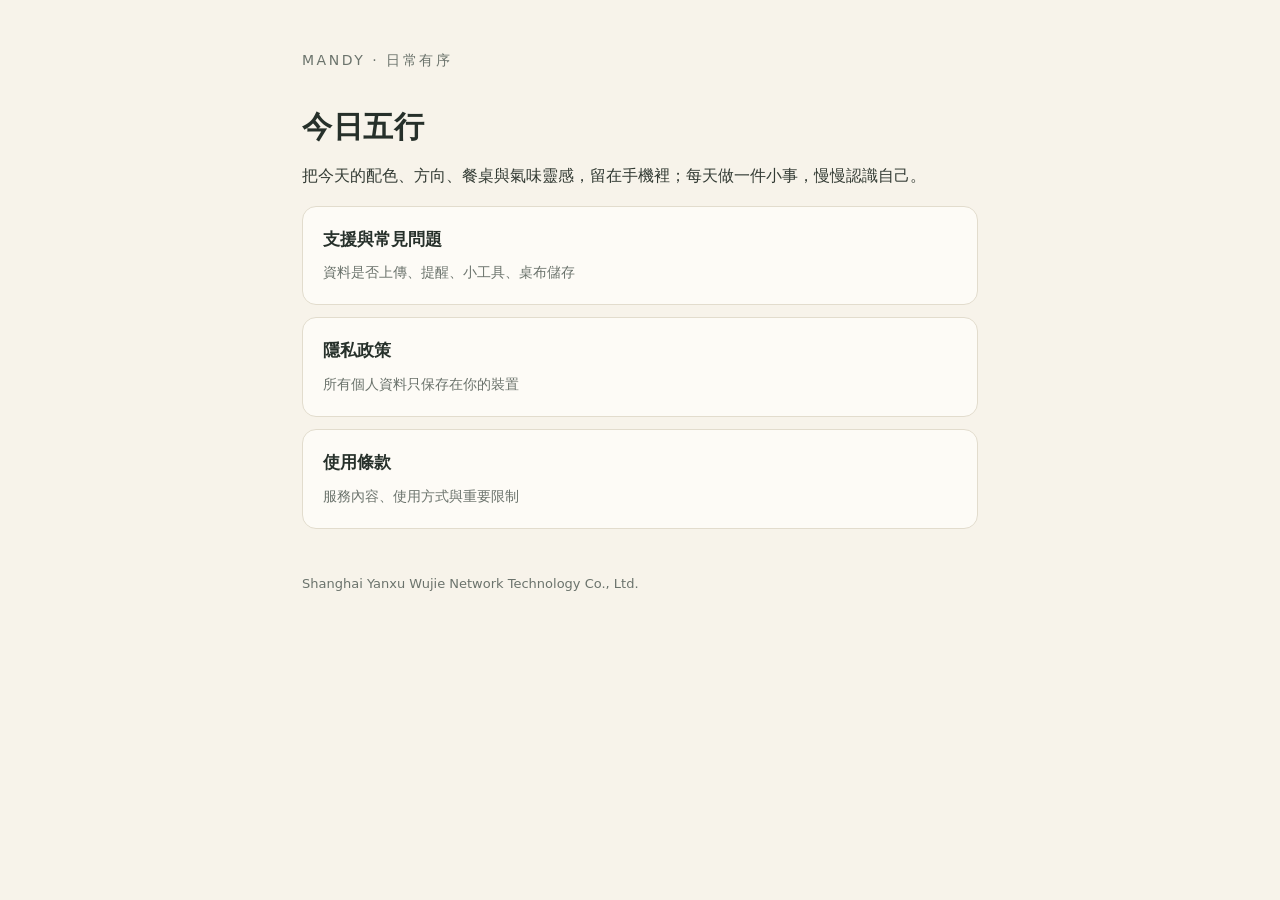
<file: index.html>
<!doctype html>
<html lang="zh-Hant">
<head>
<meta charset="utf-8" />
<meta name="viewport" content="width=device-width, initial-scale=1" />
<title>今日五行</title>
<link rel="stylesheet" href="./style.css" />
</head>
<body>
<main>
  <p class="brand">MANDY · 日常有序</p>
  <h1>今日五行</h1>
  <p>把今天的配色、方向、餐桌與氣味靈感，留在手機裡；每天做一件小事，慢慢認識自己。</p>
  <a class="card" href="./support.html"><strong>支援與常見問題</strong><span>資料是否上傳、提醒、小工具、桌布儲存</span></a>
  <a class="card" href="./privacy.html"><strong>隱私政策</strong><span>所有個人資料只保存在你的裝置</span></a>
  <a class="card" href="./terms.html"><strong>使用條款</strong><span>服務內容、使用方式與重要限制</span></a>
  <footer>Shanghai Yanxu Wujie Network Technology Co., Ltd.</footer>
</main>
</body>
</html>
</file>
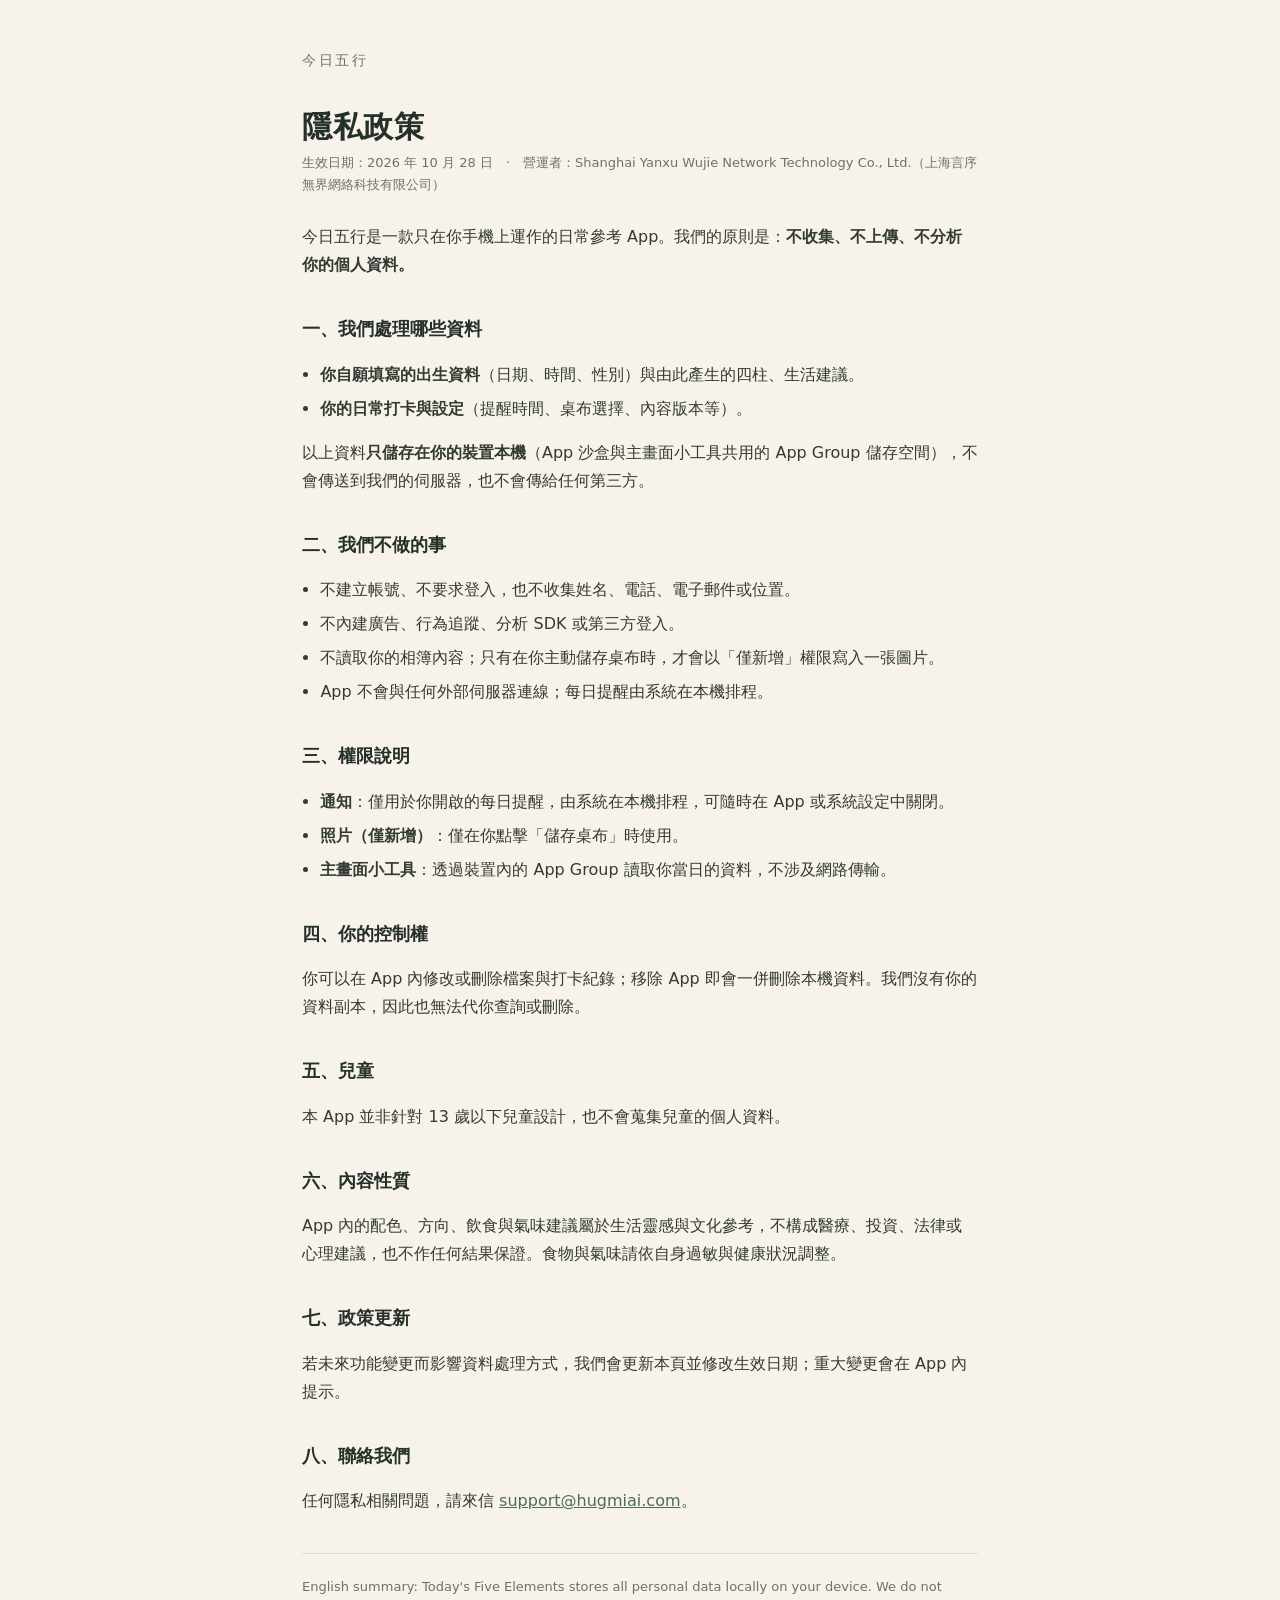
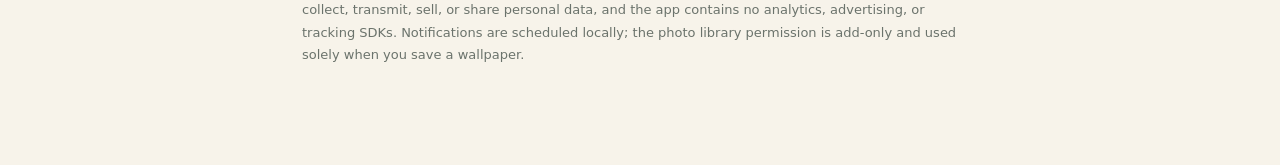
<file: privacy.html>
<!doctype html>
<html lang="zh-Hant">
<head>
<meta charset="utf-8" />
<meta name="viewport" content="width=device-width, initial-scale=1" />
<title>今日五行 · 隱私政策</title>
<link rel="stylesheet" href="./style.css" />
</head>
<body>
<main>
  <p class="brand"><a href="./index.html">今日五行</a></p>
  <h1>隱私政策</h1>
  <p class="meta">生效日期：2026 年 10 月 28 日　·　營運者：Shanghai Yanxu Wujie Network Technology Co., Ltd.（上海言序無界網絡科技有限公司）</p>

  <p>今日五行是一款只在你手機上運作的日常參考 App。我們的原則是：<strong>不收集、不上傳、不分析你的個人資料。</strong></p>

  <h2>一、我們處理哪些資料</h2>
  <ul>
    <li><strong>你自願填寫的出生資料</strong>（日期、時間、性別）與由此產生的四柱、生活建議。</li>
    <li><strong>你的日常打卡與設定</strong>（提醒時間、桌布選擇、內容版本等）。</li>
  </ul>
  <p>以上資料<strong>只儲存在你的裝置本機</strong>（App 沙盒與主畫面小工具共用的 App Group 儲存空間），不會傳送到我們的伺服器，也不會傳給任何第三方。</p>

  <h2>二、我們不做的事</h2>
  <ul>
    <li>不建立帳號、不要求登入，也不收集姓名、電話、電子郵件或位置。</li>
    <li>不內建廣告、行為追蹤、分析 SDK 或第三方登入。</li>
    <li>不讀取你的相簿內容；只有在你主動儲存桌布時，才會以「僅新增」權限寫入一張圖片。</li>
    <li>App 不會與任何外部伺服器連線；每日提醒由系統在本機排程。</li>
  </ul>

  <h2>三、權限說明</h2>
  <ul>
    <li><strong>通知</strong>：僅用於你開啟的每日提醒，由系統在本機排程，可隨時在 App 或系統設定中關閉。</li>
    <li><strong>照片（僅新增）</strong>：僅在你點擊「儲存桌布」時使用。</li>
    <li><strong>主畫面小工具</strong>：透過裝置內的 App Group 讀取你當日的資料，不涉及網路傳輸。</li>
  </ul>

  <h2>四、你的控制權</h2>
  <p>你可以在 App 內修改或刪除檔案與打卡紀錄；移除 App 即會一併刪除本機資料。我們沒有你的資料副本，因此也無法代你查詢或刪除。</p>

  <h2>五、兒童</h2>
  <p>本 App 並非針對 13 歲以下兒童設計，也不會蒐集兒童的個人資料。</p>

  <h2>六、內容性質</h2>
  <p>App 內的配色、方向、飲食與氣味建議屬於生活靈感與文化參考，不構成醫療、投資、法律或心理建議，也不作任何結果保證。食物與氣味請依自身過敏與健康狀況調整。</p>

  <h2>七、政策更新</h2>
  <p>若未來功能變更而影響資料處理方式，我們會更新本頁並修改生效日期；重大變更會在 App 內提示。</p>

  <h2>八、聯絡我們</h2>
  <p>任何隱私相關問題，請來信 <a href="mailto:support@hugmiai.com">support@hugmiai.com</a>。</p>

  <hr />
  <p class="meta">English summary: Today's Five Elements stores all personal data locally on your device. We do not collect, transmit, sell, or share personal data, and the app contains no analytics, advertising, or tracking SDKs. Notifications are scheduled locally; the photo library permission is add-only and used solely when you save a wallpaper.</p>
</main>
</body>
</html>
</file>
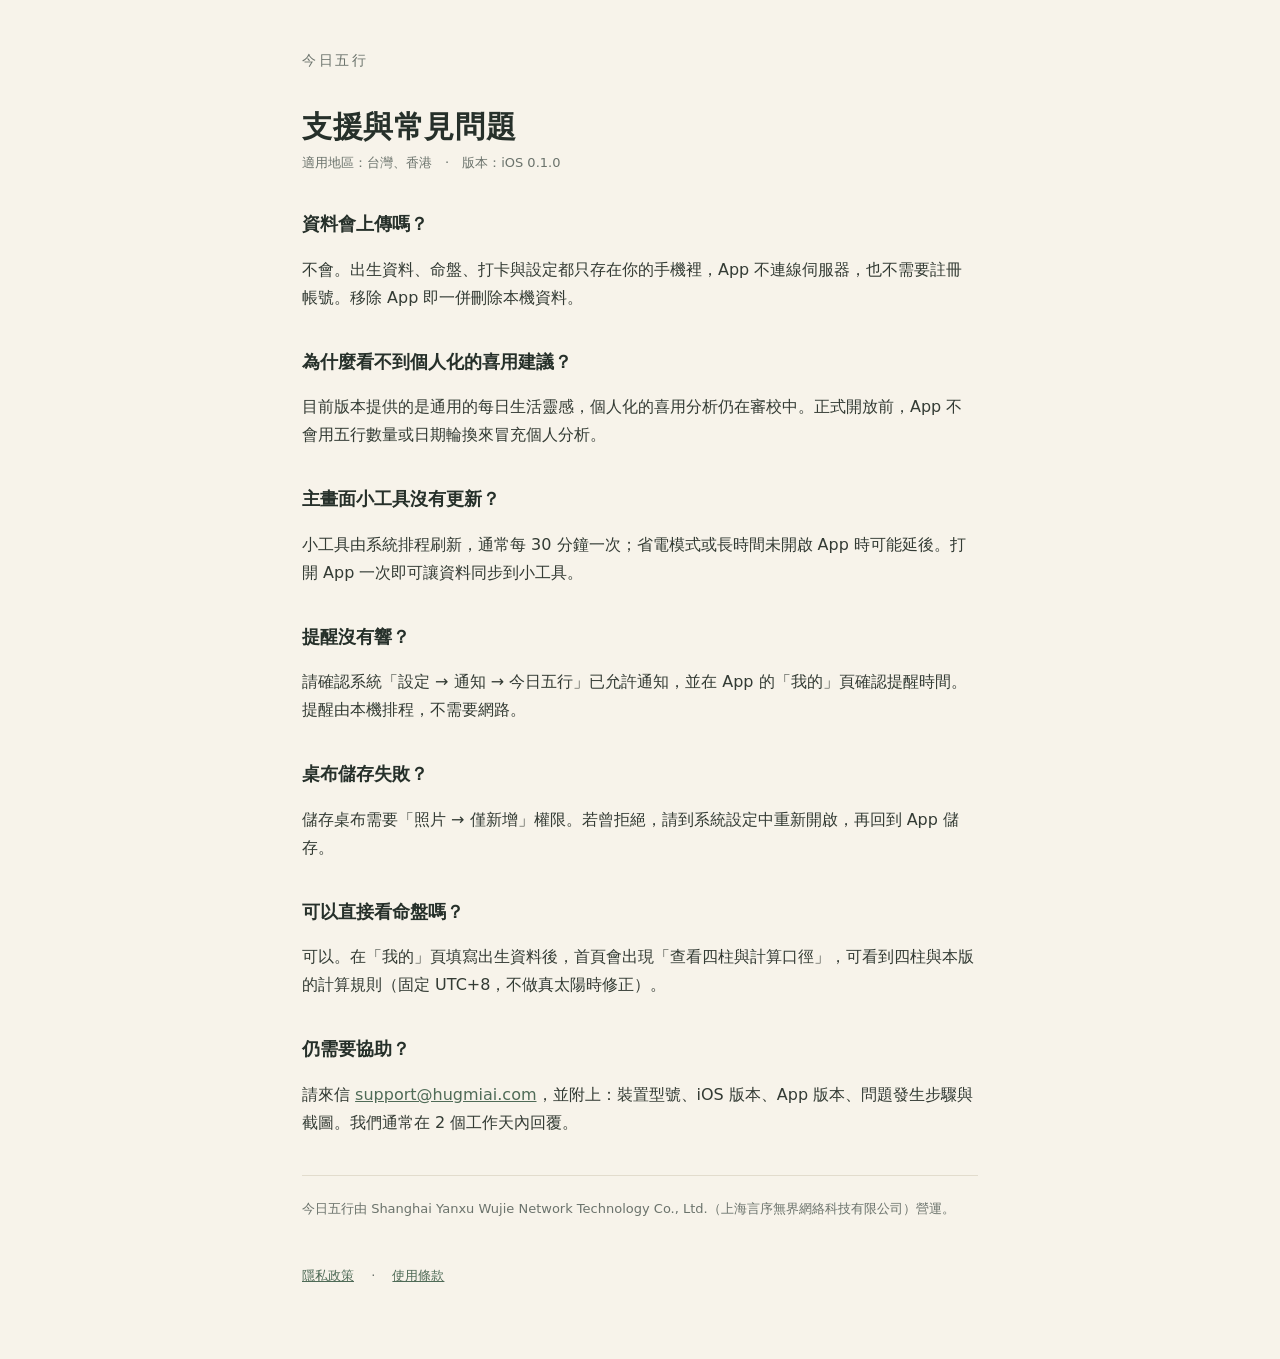
<file: support.html>
<!doctype html>
<html lang="zh-Hant">
<head>
<meta charset="utf-8" />
<meta name="viewport" content="width=device-width, initial-scale=1" />
<title>今日五行 · 支援</title>
<link rel="stylesheet" href="./style.css" />
</head>
<body>
<main>
  <p class="brand"><a href="./index.html">今日五行</a></p>
  <h1>支援與常見問題</h1>
  <p class="meta">適用地區：台灣、香港　·　版本：iOS 0.1.0</p>

  <h2>資料會上傳嗎？</h2>
  <p>不會。出生資料、命盤、打卡與設定都只存在你的手機裡，App 不連線伺服器，也不需要註冊帳號。移除 App 即一併刪除本機資料。</p>

  <h2>為什麼看不到個人化的喜用建議？</h2>
  <p>目前版本提供的是通用的每日生活靈感，個人化的喜用分析仍在審校中。正式開放前，App 不會用五行數量或日期輪換來冒充個人分析。</p>

  <h2>主畫面小工具沒有更新？</h2>
  <p>小工具由系統排程刷新，通常每 30 分鐘一次；省電模式或長時間未開啟 App 時可能延後。打開 App 一次即可讓資料同步到小工具。</p>

  <h2>提醒沒有響？</h2>
  <p>請確認系統「設定 → 通知 → 今日五行」已允許通知，並在 App 的「我的」頁確認提醒時間。提醒由本機排程，不需要網路。</p>

  <h2>桌布儲存失敗？</h2>
  <p>儲存桌布需要「照片 → 僅新增」權限。若曾拒絕，請到系統設定中重新開啟，再回到 App 儲存。</p>

  <h2>可以直接看命盤嗎？</h2>
  <p>可以。在「我的」頁填寫出生資料後，首頁會出現「查看四柱與計算口徑」，可看到四柱與本版的計算規則（固定 UTC+8，不做真太陽時修正）。</p>

  <h2>仍需要協助？</h2>
  <p>請來信 <a href="mailto:support@hugmiai.com">support@hugmiai.com</a>，並附上：裝置型號、iOS 版本、App 版本、問題發生步驟與截圖。我們通常在 2 個工作天內回覆。</p>

  <hr />
  <p class="meta">今日五行由 Shanghai Yanxu Wujie Network Technology Co., Ltd.（上海言序無界網絡科技有限公司）營運。</p>
  <footer>
    <a href="./privacy.html">隱私政策</a>
    <span>　·　</span>
    <a href="./terms.html">使用條款</a>
  </footer>
</main>
</body>
</html>
</file>
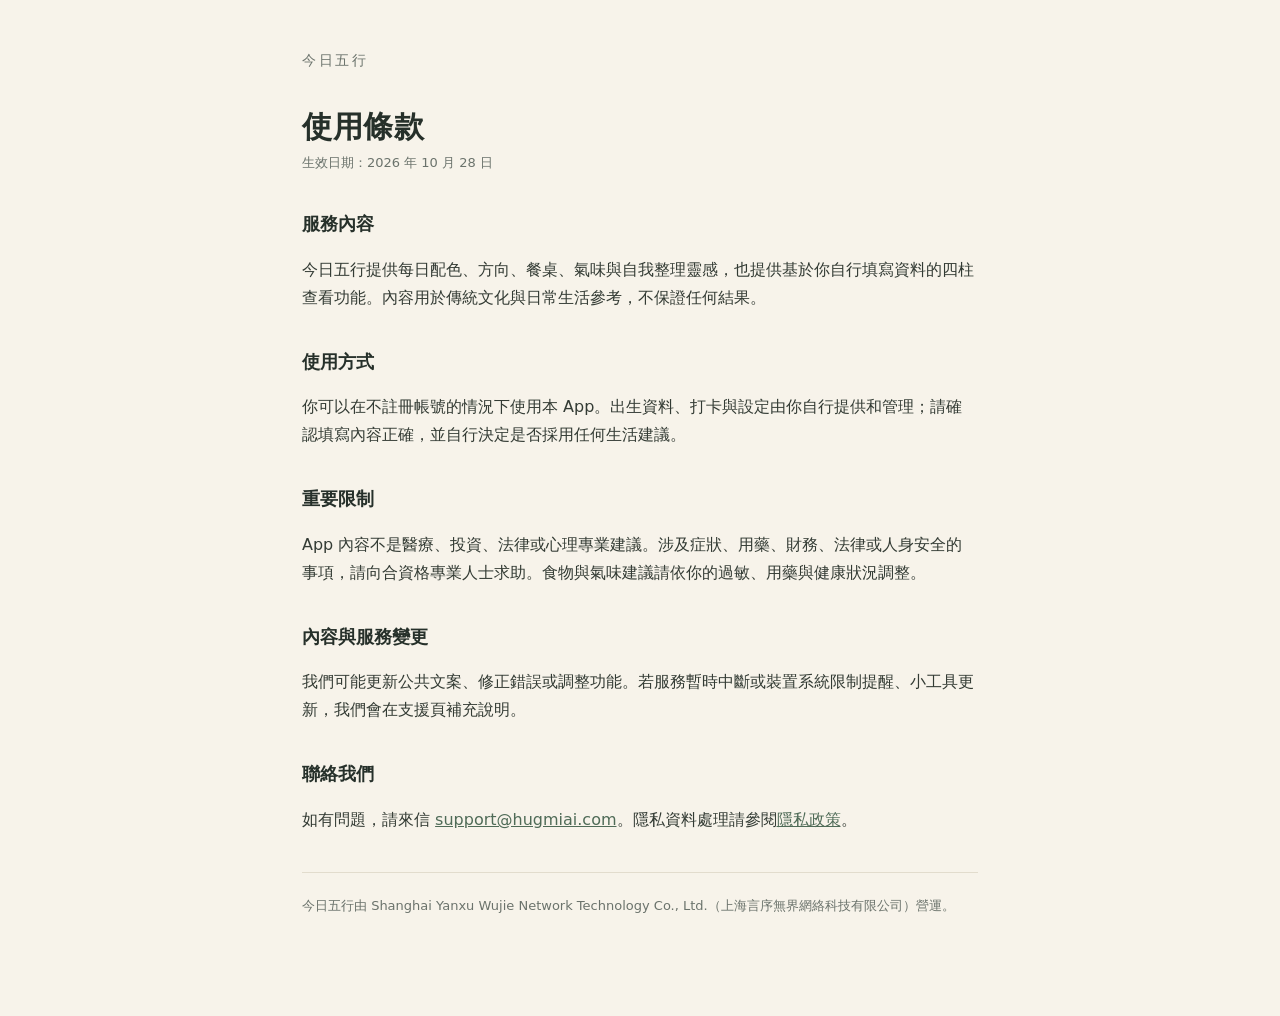
<file: terms.html>
<!doctype html>
<html lang="zh-Hant">
<head>
<meta charset="utf-8" />
<meta name="viewport" content="width=device-width, initial-scale=1" />
<title>今日五行 · 使用條款</title>
<link rel="stylesheet" href="./style.css" />
</head>
<body>
<main>
  <p class="brand"><a href="./index.html">今日五行</a></p>
  <h1>使用條款</h1>
  <p class="meta">生效日期：2026 年 10 月 28 日</p>

  <h2>服務內容</h2>
  <p>今日五行提供每日配色、方向、餐桌、氣味與自我整理靈感，也提供基於你自行填寫資料的四柱查看功能。內容用於傳統文化與日常生活參考，不保證任何結果。</p>

  <h2>使用方式</h2>
  <p>你可以在不註冊帳號的情況下使用本 App。出生資料、打卡與設定由你自行提供和管理；請確認填寫內容正確，並自行決定是否採用任何生活建議。</p>

  <h2>重要限制</h2>
  <p>App 內容不是醫療、投資、法律或心理專業建議。涉及症狀、用藥、財務、法律或人身安全的事項，請向合資格專業人士求助。食物與氣味建議請依你的過敏、用藥與健康狀況調整。</p>

  <h2>內容與服務變更</h2>
  <p>我們可能更新公共文案、修正錯誤或調整功能。若服務暫時中斷或裝置系統限制提醒、小工具更新，我們會在支援頁補充說明。</p>

  <h2>聯絡我們</h2>
  <p>如有問題，請來信 <a href="mailto:support@hugmiai.com">support@hugmiai.com</a>。隱私資料處理請參閱<a href="./privacy.html">隱私政策</a>。</p>

  <hr />
  <p class="meta">今日五行由 Shanghai Yanxu Wujie Network Technology Co., Ltd.（上海言序無界網絡科技有限公司）營運。</p>
</main>
</body>
</html>
</file>
<file: style.css>
:root{--paper:#f7f3ea;--ink:#26302a;--muted:#6b736c;--green:#4f6b57;--line:#e2dccd}
*{box-sizing:border-box}
body{margin:0;background:var(--paper);color:var(--ink);font:16px/1.75 -apple-system,"PingFang TC","Noto Sans TC",system-ui,sans-serif}
main{max-width:720px;margin:0 auto;padding:48px 22px 72px}
.brand{margin:0 0 34px;font-size:14px;letter-spacing:.18em;color:var(--muted)}
.brand a{color:var(--muted);text-decoration:none}
h1{font-size:30px;line-height:1.3;margin:0 0 6px;letter-spacing:.02em}
h2{font-size:18px;margin:34px 0 8px}
p,li{color:#333b34}
.meta{color:var(--muted);font-size:13px;margin:0 0 26px}
a{color:var(--green)}
ul{padding-left:1.15em}
li{margin:6px 0}
hr{border:0;border-top:1px solid var(--line);margin:38px 0 22px}
.card{display:block;border:1px solid var(--line);border-radius:14px;padding:18px 20px;margin:12px 0;text-decoration:none;color:var(--ink);background:#fdfbf6}
.card strong{display:block;font-size:17px;margin-bottom:4px}
.card span{color:var(--muted);font-size:14px}
footer{margin-top:44px;color:var(--muted);font-size:13px}
</file>
